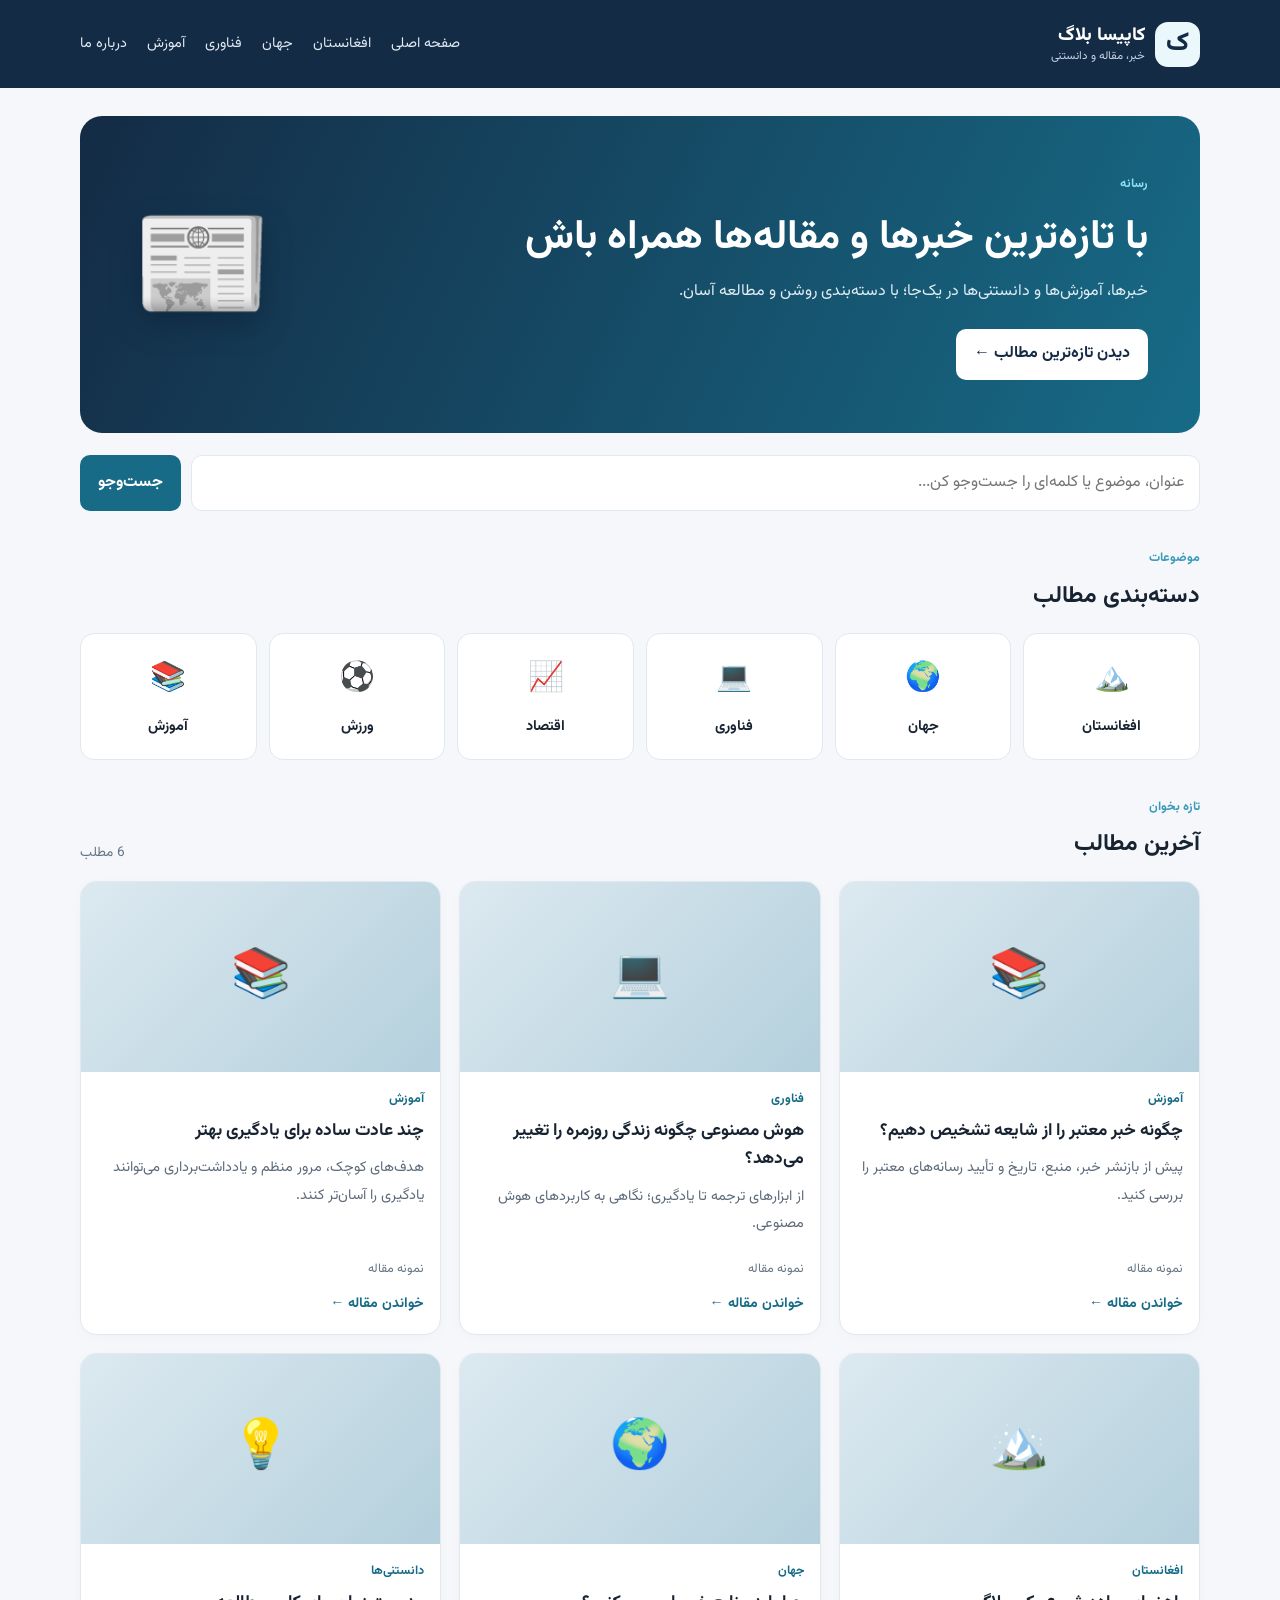
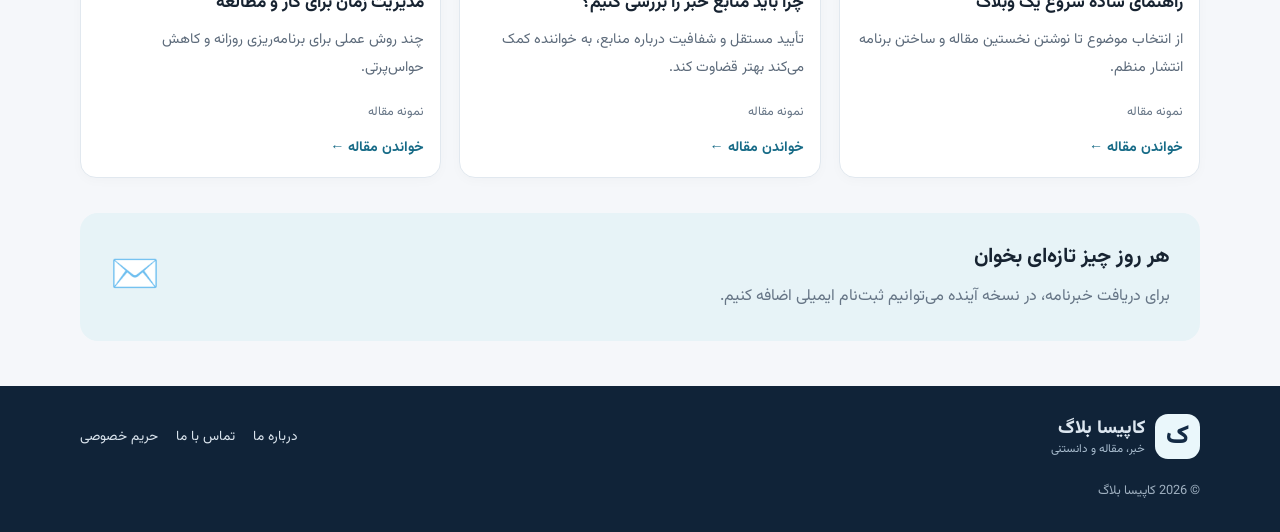
<file: index.html>
<!doctype html>
<html lang="fa" dir="rtl">
<head>
  <meta charset="utf-8">
  <meta name="viewport" content="width=device-width, initial-scale=1">
  <meta name="description" content="کاپیسا بلاگ؛ خبرها، مقاله‌ها و دانستنی‌ها به زبان دری و فارسی">
  <title>کاپیسا بلاگ | خبرها و مقاله‌های روز</title>
  <link rel="stylesheet" href="css/style.css">
  <link rel="stylesheet" href="css/responsive.css">
  <!-- آیکون سایت کاپیسا بلاگ -->
<link rel="icon" type="image/png" href="/images/favicon.png">
<link rel="apple-touch-icon" href="/images/favicon.png">
</head>
<body>
<header class="site-header">
  <div class="container header-inner">
    <a class="brand" href="index.html"><span class="brand-mark">ک</span><span>کاپیسا بلاگ<small>خبر، مقاله و دانستنی</small></span></a>
    <button class="menu-toggle" id="menuToggle" aria-label="بازکردن منو">☰</button>
    <nav id="mainNav" class="main-nav">
      <a href="index.html">صفحه اصلی</a><a href="pages/category.html?name=افغانستان">افغانستان</a>
      <a href="pages/category.html?name=جهان">جهان</a><a href="pages/category.html?name=فناوری">فناوری</a>
      <a href="pages/category.html?name=آموزش">آموزش</a><a href="pages/about.html">درباره ما</a>
    </nav>
  </div>
</header>
<main class="container">
  <section class="hero">
    <div><span class="eyebrow">رسانه</span><h1>با تازه‌ترین خبرها و مقاله‌ها همراه باش</h1>
      <p>خبرها، آموزش‌ها و دانستنی‌ها در یک‌جا؛ با دسته‌بندی روشن و مطالعه آسان.</p>
      <a class="button button-light" href="#latest">دیدن تازه‌ترین مطالب ←</a></div>
    <div class="hero-symbol" aria-hidden="true">📰</div>
  </section>
  <form class="search-bar" id="searchForm"><input id="searchInput" type="search" placeholder="عنوان، موضوع یا کلمه‌ای را جست‌وجو کن..." aria-label="جست‌وجوی مقاله"><button class="button" type="submit">جست‌وجو</button></form>
  <section class="section-block">
    <div class="section-heading"><div><span class="eyebrow">موضوعات</span><h2>دسته‌بندی مطالب</h2></div></div>
    <div class="category-grid" id="categoryGrid">
      <a class="category-tile" href="pages/category.html?name=افغانستان"><span>🏔️</span><b>افغانستان</b></a>
      <a class="category-tile" href="pages/category.html?name=جهان"><span>🌍</span><b>جهان</b></a>
      <a class="category-tile" href="pages/category.html?name=فناوری"><span>💻</span><b>فناوری</b></a>
      <a class="category-tile" href="pages/category.html?name=اقتصاد"><span>📈</span><b>اقتصاد</b></a>
      <a class="category-tile" href="pages/category.html?name=ورزش"><span>⚽</span><b>ورزش</b></a>
      <a class="category-tile" href="pages/category.html?name=آموزش"><span>📚</span><b>آموزش</b></a>
    </div>
  </section>
  <section class="section-block" id="latest">
    <div class="section-heading"><div><span class="eyebrow">تازه بخوان</span><h2 id="resultsTitle">آخرین مطالب</h2></div><span class="muted" id="resultCount"></span></div>
    <div class="article-grid" id="articleGrid"></div>
  </section>
  <section class="newsletter">
    <div><h2>هر روز چیز تازه‌ای بخوان</h2><p>برای دریافت خبرنامه، در نسخه آینده می‌توانیم ثبت‌نام ایمیلی اضافه کنیم.</p></div>
    <span class="newsletter-icon">✉️</span>
  </section>
</main>
<footer class="site-footer"><div class="container footer-inner"><a class="brand brand-footer" href="index.html"><span class="brand-mark">ک</span><span>کاپیسا بلاگ<small>خبر، مقاله و دانستنی</small></span></a><div><a href="pages/about.html">درباره ما</a><a href="pages/contact.html">تماس با ما</a><a href="pages/privacy.html">حریم خصوصی</a></div><p>© <span id="year"></span> کاپیسا بلاگ</p></div></footer>
<script src="js/articles.js"></script><script src="js/main.js"></script>
</body></html>
</file>
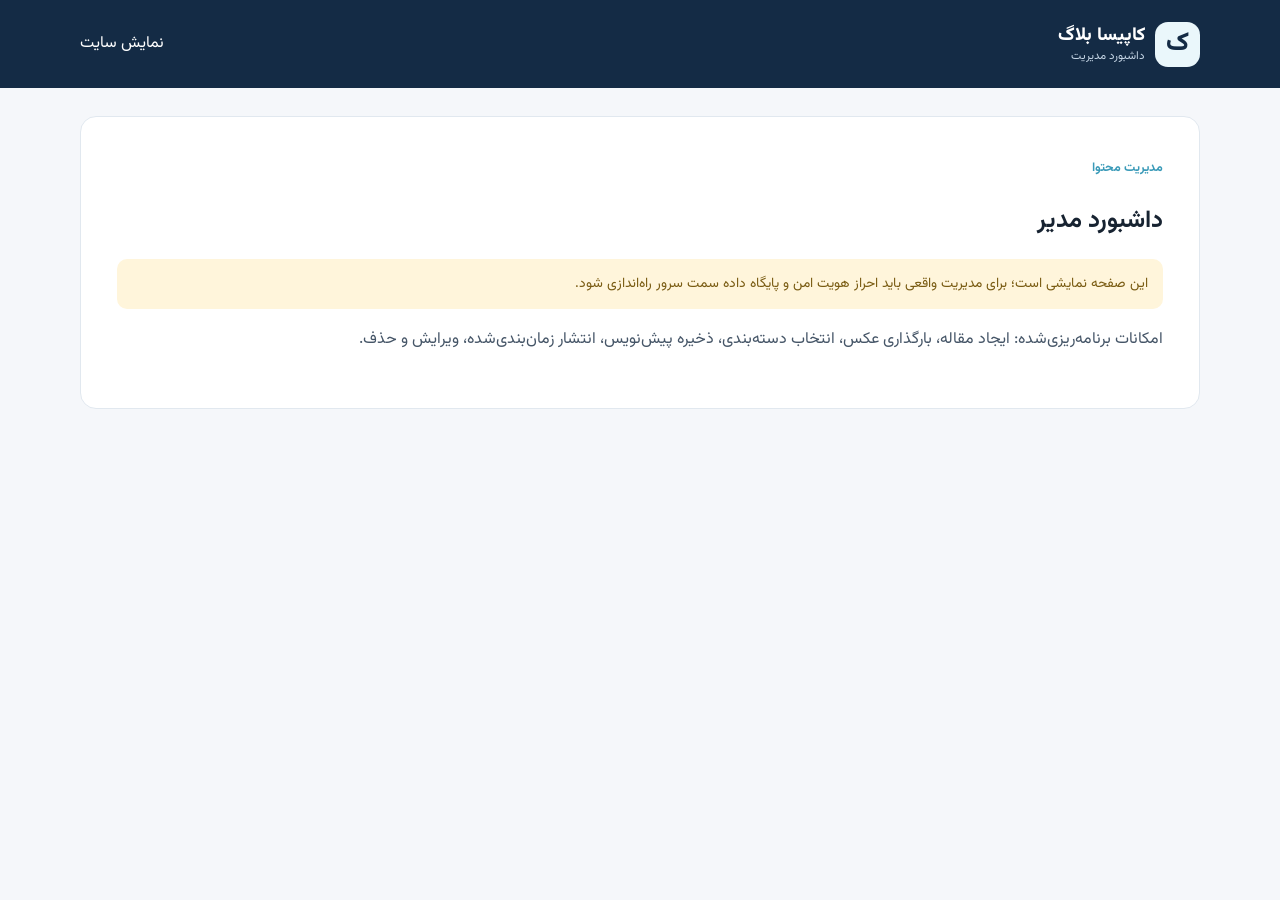
<file: admin/dashboard.html>
<!doctype html><html lang="fa" dir="rtl"><head><meta charset="utf-8"><meta name="viewport" content="width=device-width,initial-scale=1"><title>داشبورد مدیریت | کاپیسا بلاگ</title><link rel="stylesheet" href="../css/style.css"><link rel="stylesheet" href="../css/responsive.css"></head><body><header class="site-header"><div class="container header-inner"><a class="brand" href="../index.html"><span class="brand-mark">ک</span><span>کاپیسا بلاگ<small>داشبورد مدیریت</small></span></a><a href="../index.html">نمایش سایت</a></div></header><main class="container"><section class="content-panel"><span class="eyebrow">مدیریت محتوا</span><h1>داشبورد مدیر</h1><div class="notice">این صفحه نمایشی است؛ برای مدیریت واقعی باید احراز هویت امن و پایگاه داده سمت سرور راه‌اندازی شود.</div><p>امکانات برنامه‌ریزی‌شده: ایجاد مقاله، بارگذاری عکس، انتخاب دسته‌بندی، ذخیره پیش‌نویس، انتشار زمان‌بندی‌شده، ویرایش و حذف.</p></section></main></body></html>
</file>
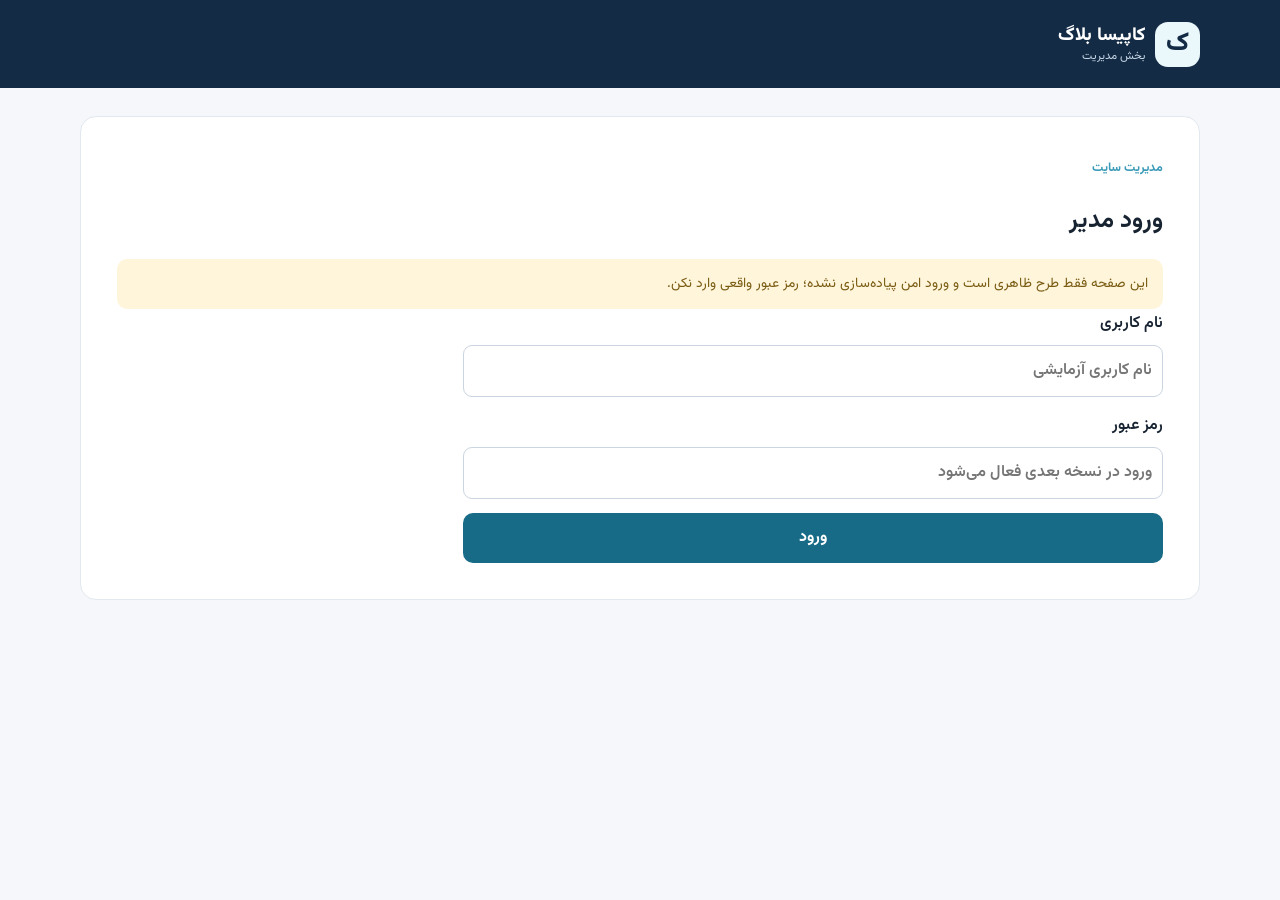
<file: admin/login.html>
<!doctype html><html lang="fa" dir="rtl"><head><meta charset="utf-8"><meta name="viewport" content="width=device-width,initial-scale=1"><title>مدیریت | کاپیسا بلاگ</title><link rel="stylesheet" href="../css/style.css"><link rel="stylesheet" href="../css/responsive.css"></head><body><header class="site-header"><div class="container header-inner"><a class="brand" href="../index.html"><span class="brand-mark">ک</span><span>کاپیسا بلاگ<small>بخش مدیریت</small></span></a></div></header><main class="container"><section class="content-panel"><span class="eyebrow">مدیریت سایت</span><h1>ورود مدیر</h1><div class="notice">این صفحه فقط طرح ظاهری است و ورود امن پیاده‌سازی نشده؛ رمز عبور واقعی وارد نکن.</div><form class="form-stack" onsubmit="event.preventDefault();alert('این نمونه هنوز به سیستم ورود امن وصل نیست.');"><label>نام کاربری<input autocomplete="off" placeholder="نام کاربری آزمایشی" disabled></label><label>رمز عبور<input type="password" placeholder="ورود در نسخه بعدی فعال می‌شود" disabled></label><button class="button" disabled>ورود</button></form></section></main></body></html>
</file>
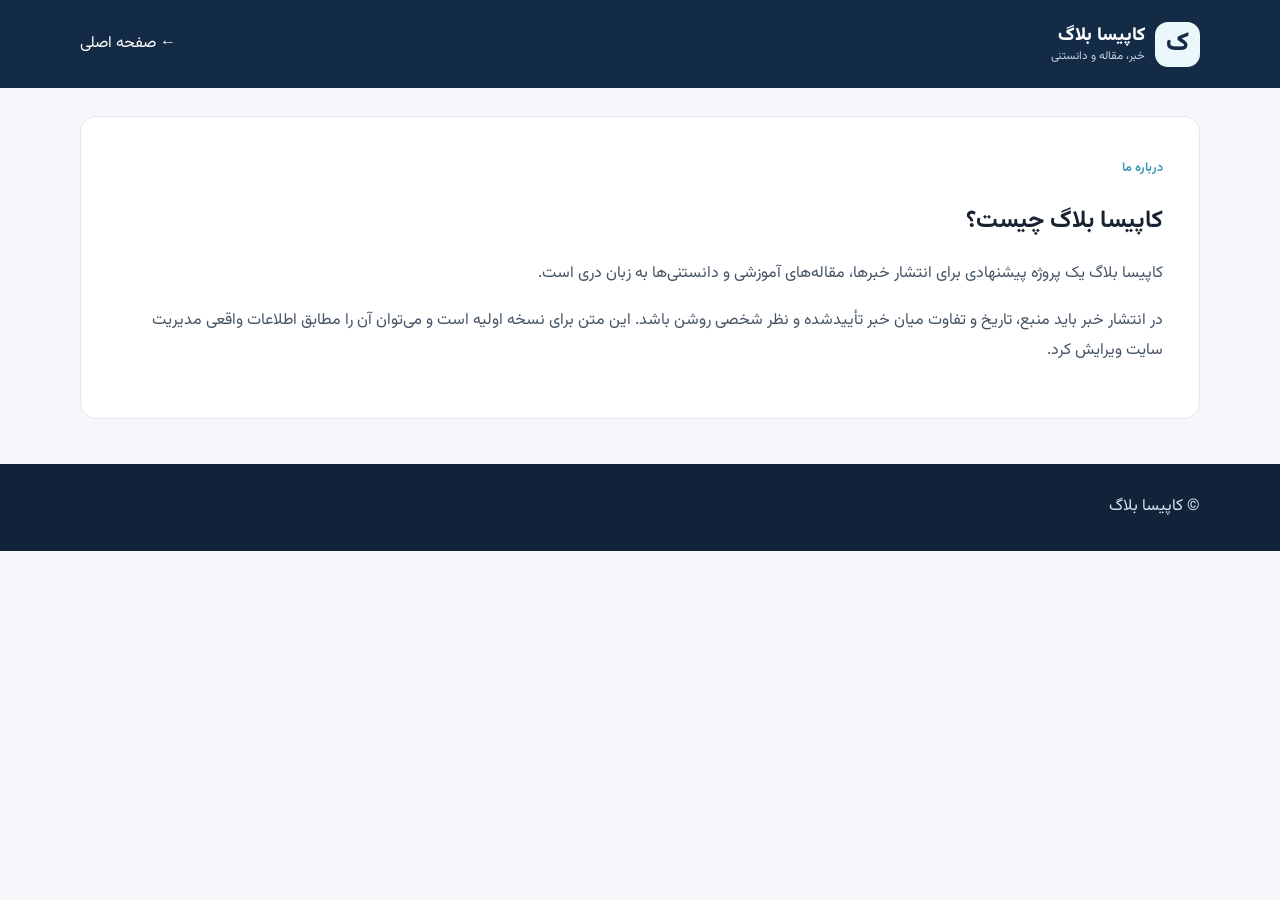
<file: pages/about.html>
<!doctype html><html lang="fa" dir="rtl"><head><meta charset="utf-8"><meta name="viewport" content="width=device-width,initial-scale=1"><title>درباره ما | کاپیسا بلاگ</title><link rel="stylesheet" href="../css/style.css"><link rel="stylesheet" href="../css/responsive.css"></head><body><header class="site-header"><div class="container header-inner"><a class="brand" href="../index.html"><span class="brand-mark">ک</span><span>کاپیسا بلاگ<small>خبر، مقاله و دانستنی</small></span></a><a href="../index.html">← صفحه اصلی</a></div></header><main class="container"><article class="content-panel"><span class="eyebrow">درباره ما</span><h1>کاپیسا بلاگ چیست؟</h1><p>کاپیسا بلاگ یک پروژه پیشنهادی برای انتشار خبرها، مقاله‌های آموزشی و دانستنی‌ها به زبان  دری  است.</p><p>در انتشار خبر باید منبع، تاریخ و تفاوت میان خبر تأییدشده و نظر شخصی روشن باشد. این متن برای نسخه اولیه است و می‌توان آن را مطابق اطلاعات واقعی مدیریت سایت ویرایش کرد.</p></article></main><footer class="site-footer"><div class="container">© کاپیسا بلاگ</div></footer></body></html>
</file>
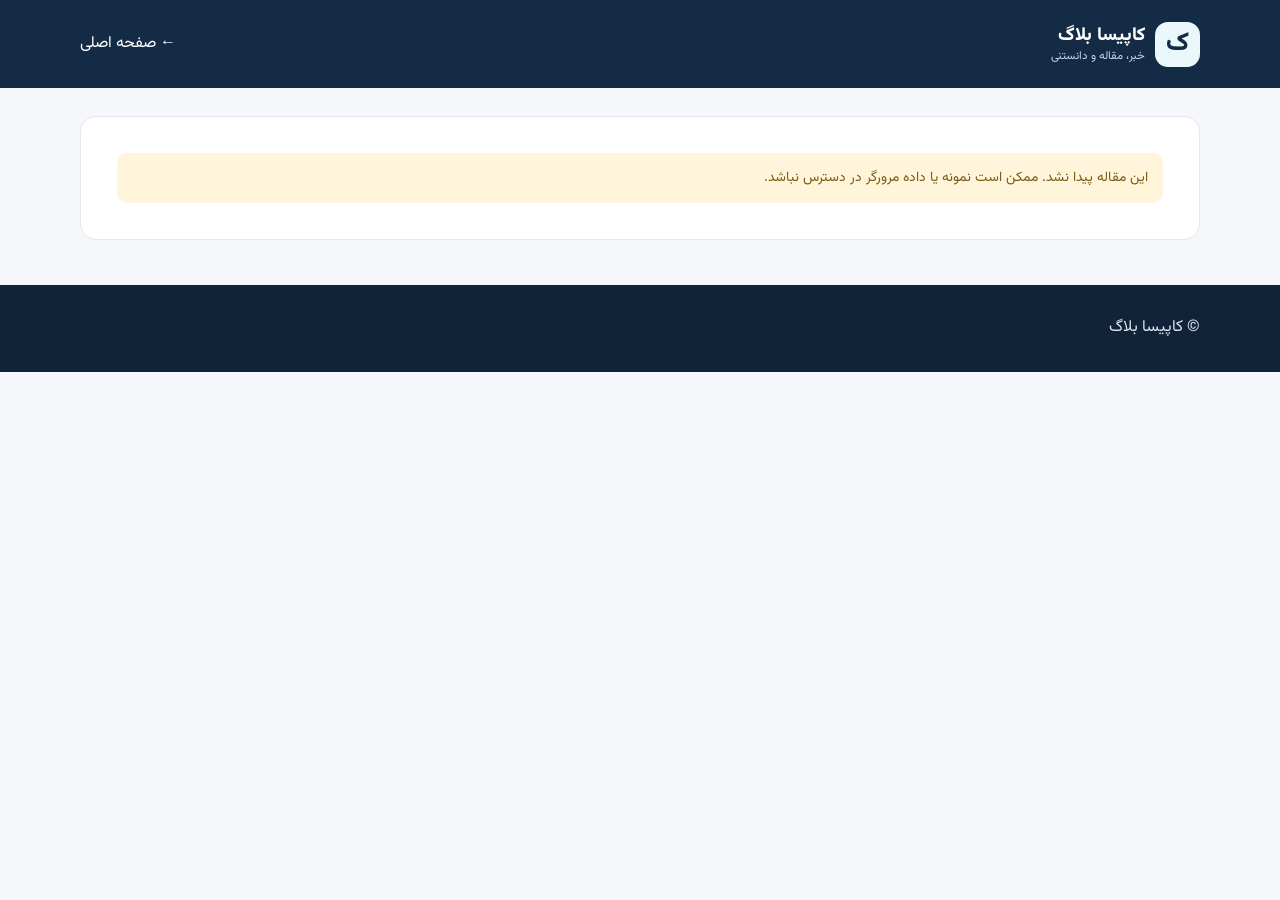
<file: pages/article.html>
<!doctype html><html lang="fa" dir="rtl"><head><meta charset="utf-8"><meta name="viewport" content="width=device-width,initial-scale=1"><title>مقاله | کاپیسا بلاگ</title><link rel="stylesheet" href="../css/style.css"><link rel="stylesheet" href="../css/responsive.css"></head><body><header class="site-header"><div class="container header-inner"><a class="brand" href="../index.html"><span class="brand-mark">ک</span><span>کاپیسا بلاگ<small>خبر، مقاله و دانستنی</small></span></a><a href="../index.html">← صفحه اصلی</a></div></header><main class="container"><article class="content-panel" id="articleContent"><p>در حال بارگذاری مقاله...</p></article></main><footer class="site-footer"><div class="container">© کاپیسا بلاگ</div></footer><script src="../js/articles.js"></script><script src="../js/main.js"></script></body></html>
</file>
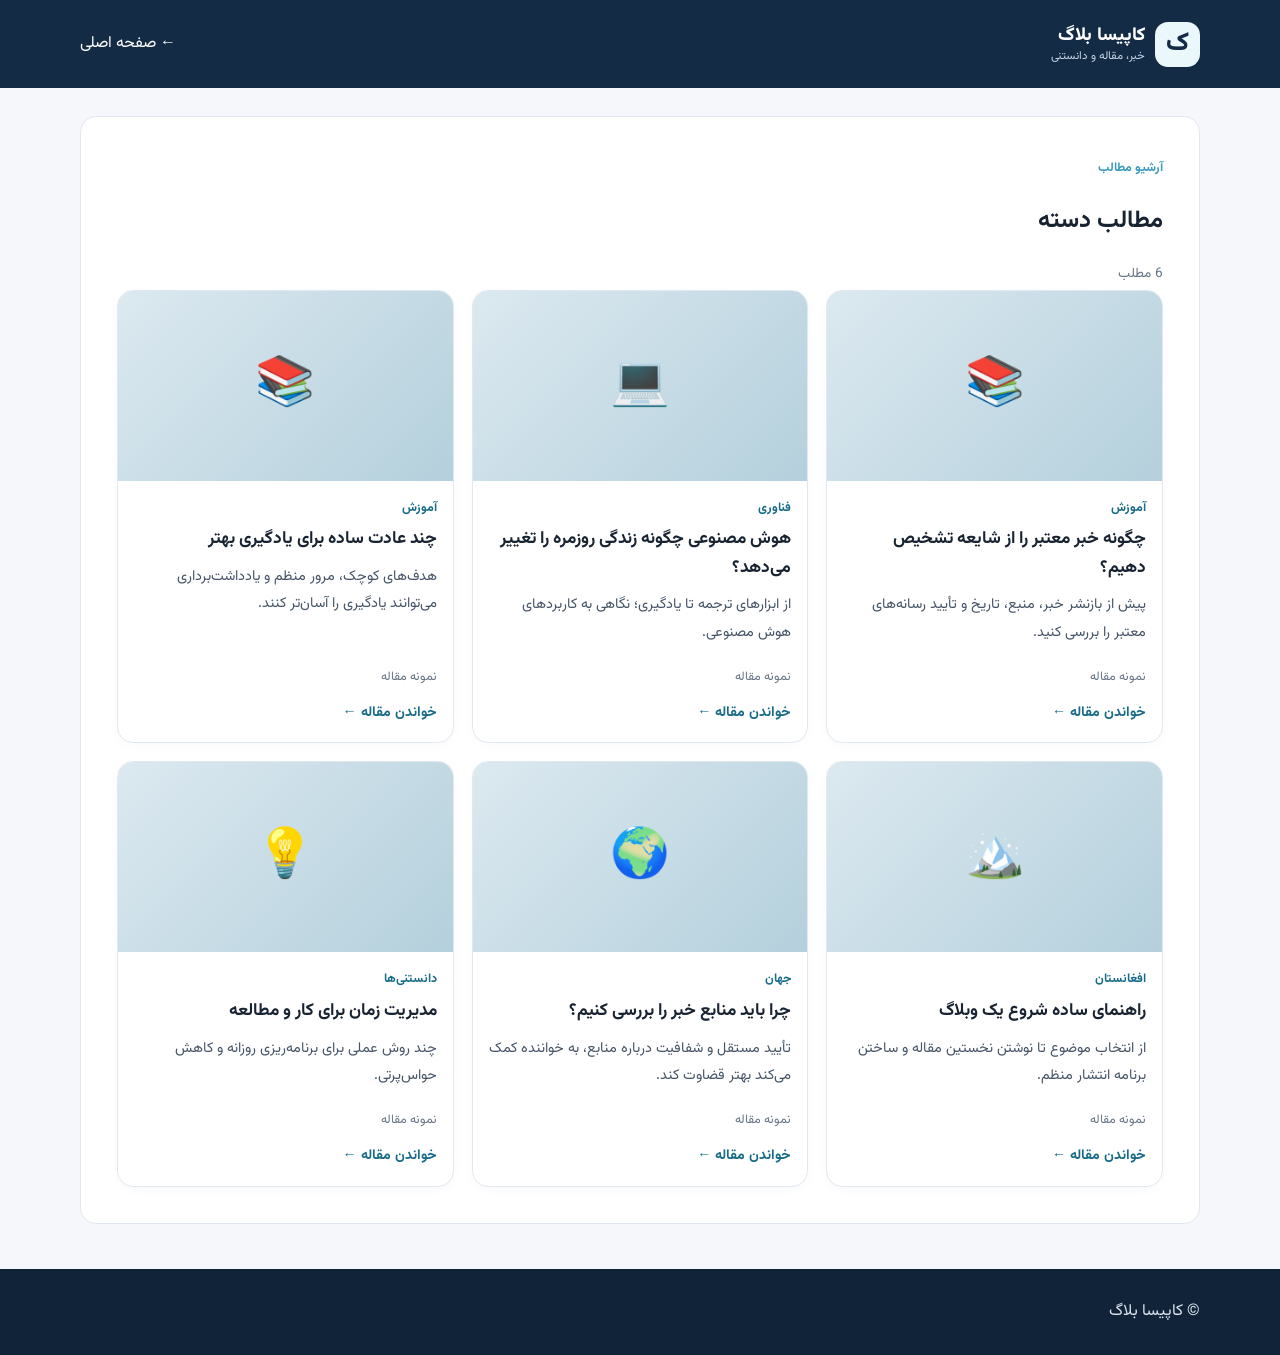
<file: pages/category.html>
<!doctype html><html lang="fa" dir="rtl"><head><meta charset="utf-8"><meta name="viewport" content="width=device-width,initial-scale=1"><title>دسته‌بندی | کاپیسا بلاگ</title><link rel="stylesheet" href="../css/style.css"><link rel="stylesheet" href="../css/responsive.css"></head><body><header class="site-header"><div class="container header-inner"><a class="brand" href="../index.html"><span class="brand-mark">ک</span><span>کاپیسا بلاگ<small>خبر، مقاله و دانستنی</small></span></a><a href="../index.html">← صفحه اصلی</a></div></header><main class="container"><section class="content-panel"><span class="eyebrow">آرشیو مطالب</span><h1 id="resultsTitle">دسته‌بندی</h1><span id="resultCount" class="muted"></span><div class="article-grid" id="categoryArticles"></div></section></main><footer class="site-footer"><div class="container">© کاپیسا بلاگ</div></footer><script src="../js/articles.js"></script><script src="../js/main.js"></script></body></html>
</file>
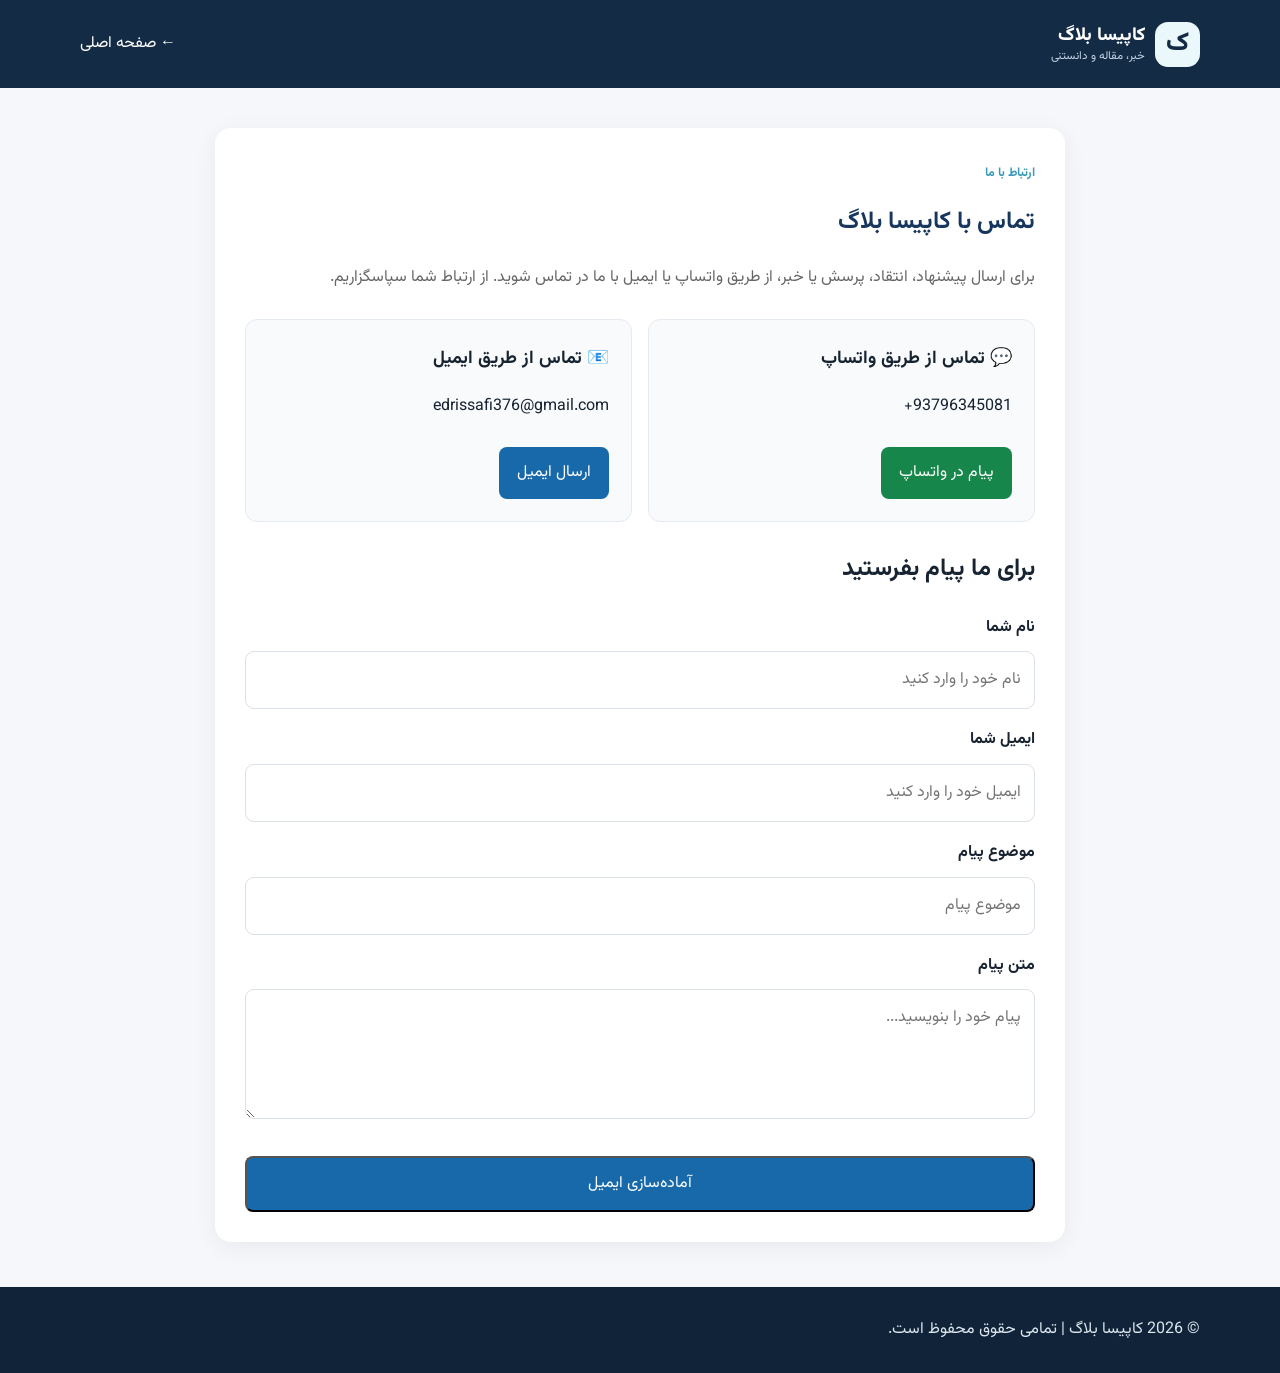
<file: pages/contact.html>
<!DOCTYPE html>
<html lang="fa" dir="rtl">
<head>
    <meta charset="UTF-8">
    <meta name="viewport" content="width=device-width, initial-scale=1.0">

    <title>تماس با ما | کاپیسا بلاگ</title>
    <meta name="description" content="تماس با تیم کاپیسا بلاگ از طریق واتساپ و ایمیل.">

    <link rel="stylesheet" href="../css/style.css">
    <link rel="stylesheet" href="../css/responsive.css">

    <style>
        .contact-page {
            max-width: 850px;
            margin: 40px auto;
        }

        .contact-card {
            background: #fff;
            padding: 30px;
            border-radius: 16px;
            box-shadow: 0 5px 25px rgba(0, 0, 0, 0.06);
        }

        .contact-card h1 {
            margin: 12px 0;
            color: #17365d;
        }

        .contact-description {
            color: #666;
            line-height: 2;
            margin-bottom: 25px;
        }

        .contact-methods {
            display: grid;
            grid-template-columns: repeat(2, minmax(0, 1fr));
            gap: 16px;
            margin: 25px 0;
        }

        .contact-method {
            padding: 22px;
            border: 1px solid #e5eaf0;
            border-radius: 12px;
            background: #f8fafc;
        }

        .contact-method h2 {
            font-size: 18px;
            margin-top: 0;
        }

        .contact-method p {
            direction: ltr;
            text-align: right;
            overflow-wrap: anywhere;
        }

        .contact-button {
            display: inline-block;
            padding: 11px 18px;
            margin-top: 8px;
            border-radius: 8px;
            background: #1769aa;
            color: #fff;
            text-decoration: none;
        }

        .whatsapp-button {
            background: #16864a;
        }

        .contact-button:hover {
            opacity: 0.88;
        }

        .contact-form {
            display: grid;
            gap: 16px;
            margin-top: 20px;
        }

        .form-group label {
            display: block;
            margin-bottom: 8px;
            font-weight: bold;
        }

        .form-group input,
        .form-group textarea {
            width: 100%;
            box-sizing: border-box;
            padding: 13px;
            border: 1px solid #d9e0e8;
            border-radius: 9px;
            font: inherit;
        }

        .form-group textarea {
            min-height: 130px;
            resize: vertical;
        }

        .form-note {
            color: #8a5700;
            background: #fff7e8;
            border-radius: 8px;
            padding: 12px;
            line-height: 1.9;
        }

        @media (max-width: 600px) {
            .contact-page {
                margin: 20px auto;
            }

            .contact-card {
                padding: 20px;
            }

            .contact-methods {
                grid-template-columns: 1fr;
            }
        }
    </style>
</head>

<body>

<header class="site-header">
    <div class="container header-inner">
        <a class="brand" href="../index.html">
            <span class="brand-mark">ک</span>
            <span>
                کاپیسا بلاگ
                <small>خبر، مقاله و دانستنی</small>
            </span>
        </a>

        <a href="../index.html">← صفحه اصلی</a>
    </div>
</header>

<main class="container">
    <section class="contact-page">
        <div class="contact-card">

            <span class="eyebrow">ارتباط با ما</span>

            <h1>تماس با کاپیسا بلاگ</h1>

            <p class="contact-description">
                برای ارسال پیشنهاد، انتقاد، پرسش یا خبر،
                از طریق واتساپ یا ایمیل با ما در تماس شوید.
                از ارتباط شما سپاسگزاریم.
            </p>

            <div class="contact-methods">

                <div class="contact-method">
                    <h2>💬 تماس از طریق واتساپ</h2>
                    <p>+93796345081</p>

                    <a
                        class="contact-button whatsapp-button"
                        href="https://wa.me/93796345081"
                        target="_blank"
                        rel="noopener noreferrer"
                    >
                        پیام در واتساپ
                    </a>
                </div>

                <div class="contact-method">
                    <h2>📧 تماس از طریق ایمیل</h2>
                    <p>edrissafi376@gmail.com</p>

                    <a
                        class="contact-button"
                        href="mailto:edrissafi376@gmail.com"
                    >
                        ارسال ایمیل
                    </a>
                </div>

            </div>

            <h2>برای ما پیام بفرستید</h2>

            <form class="contact-form" id="contactForm">

                <div class="form-group">
                    <label for="name">نام شما</label>
                    <input
                        type="text"
                        id="name"
                        name="name"
                        placeholder="نام خود را وارد کنید"
                        required
                    >
                </div>

                <div class="form-group">
                    <label for="email">ایمیل شما</label>
                    <input
                        type="email"
                        id="email"
                        name="email"
                        placeholder="ایمیل خود را وارد کنید"
                        required
                    >
                </div>

                <div class="form-group">
                    <label for="subject">موضوع پیام</label>
                    <input
                        type="text"
                        id="subject"
                        name="subject"
                        placeholder="موضوع پیام"
                        required
                    >
                </div>

                <div class="form-group">
                    <label for="message">متن پیام</label>
                    <textarea
                        id="message"
                        name="message"
                        placeholder="پیام خود را بنویسید..."
                        required
                    ></textarea>
                </div>

                <button type="submit" class="contact-button">
                    آماده‌سازی ایمیل
                </button>

            </form>

        </div>
    </section>
</main>

<footer class="site-footer">
    <div class="container">
        © <span id="year"></span> کاپیسا بلاگ | تمامی حقوق محفوظ است.
    </div>
</footer>

<script>
    document.getElementById("year").textContent =
        new Date().getFullYear();

    document.getElementById("contactForm").addEventListener(
        "submit",
        function (event) {
            event.preventDefault();

            const name = document.getElementById("name").value.trim();
            const email = document.getElementById("email").value.trim();
            const subject = document.getElementById("subject").value.trim();
            const message = document.getElementById("message").value.trim();

            const body =
                "نام: " + name + "\n" +
                "ایمیل: " + email + "\n\n" +
                "پیام:\n" + message;

            const mailto =
                "mailto:edrissafi376@gmail.com" +
                "?subject=" + encodeURIComponent(subject) +
                "&body=" + encodeURIComponent(body);

            window.location.href = mailto;
        }
    );
</script>

</body>
</html>
</file>
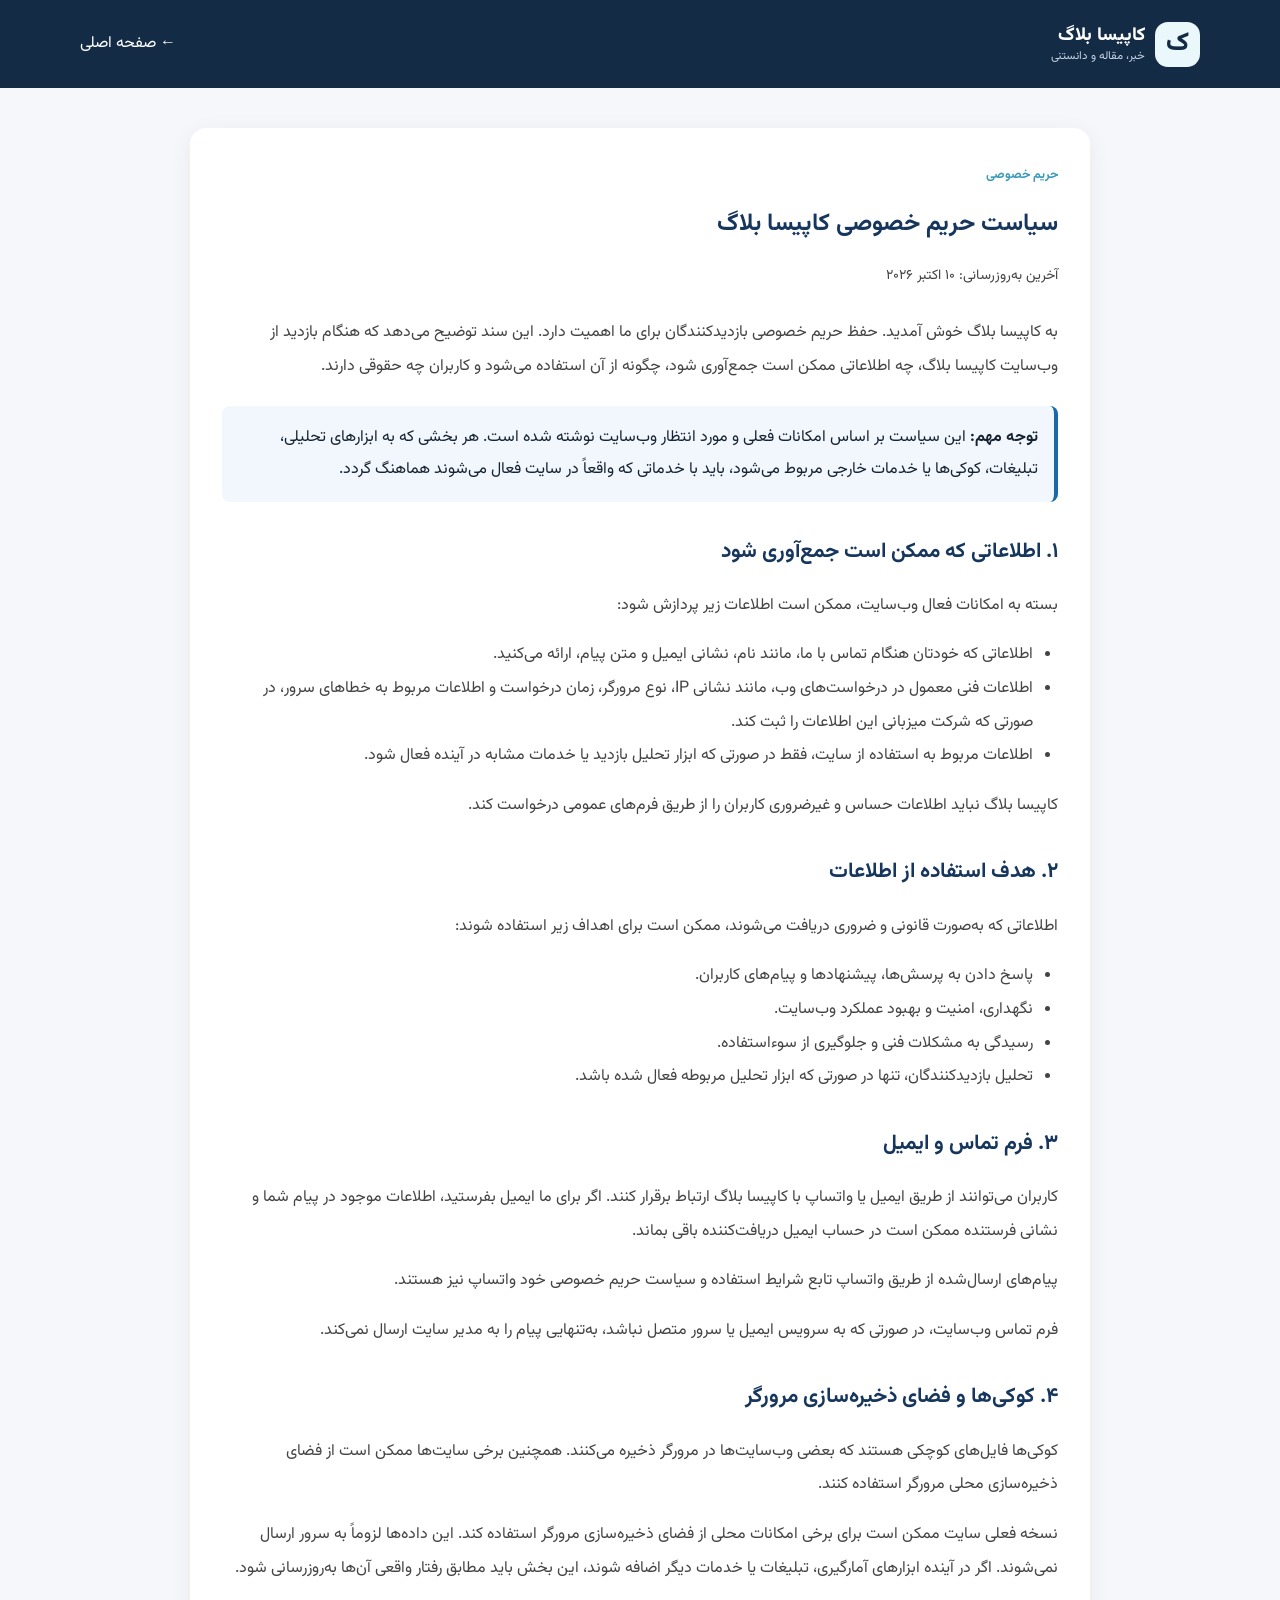
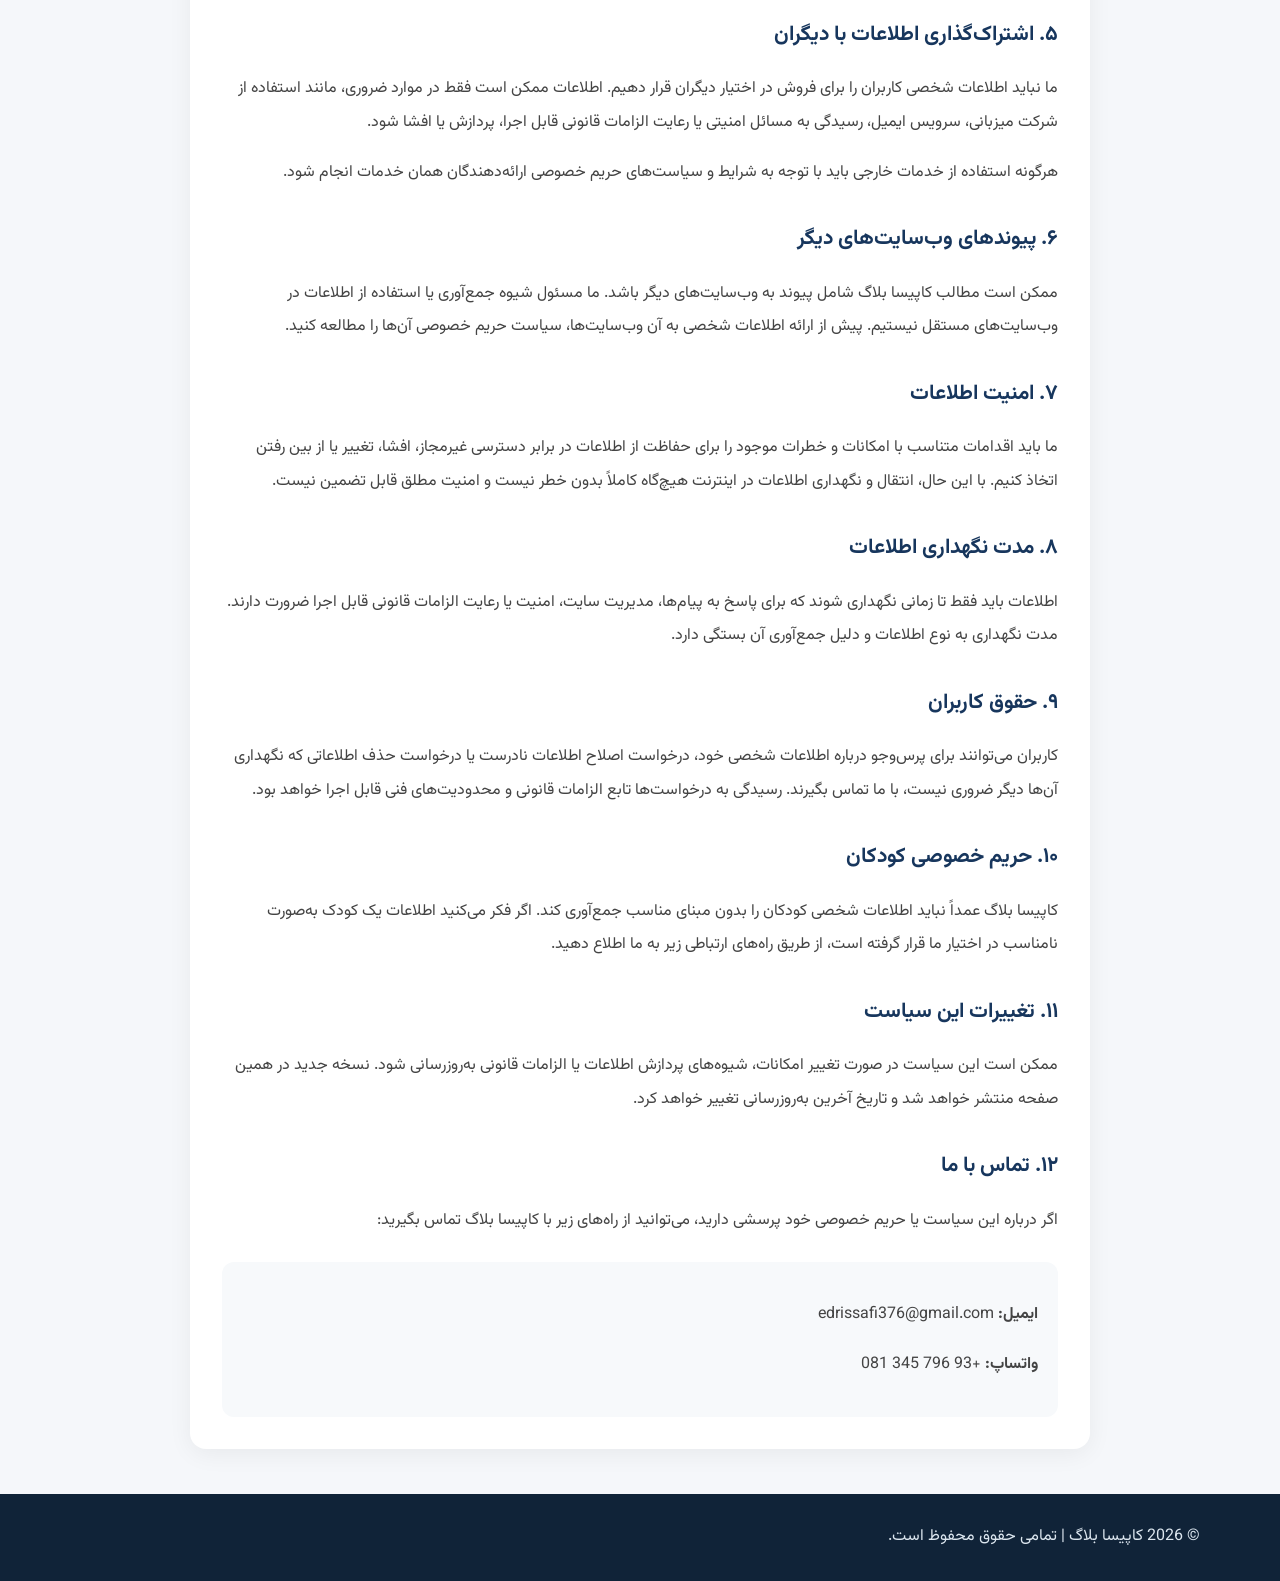
<file: pages/privacy.html>
<!DOCTYPE html>
<html lang="fa" dir="rtl">
<head>
    <meta charset="UTF-8">
    <meta name="viewport" content="width=device-width, initial-scale=1.0">

    <title>سیاست حریم خصوصی | کاپیسا بلاگ</title>

    <meta
        name="description"
        content="سیاست حریم خصوصی کاپیسا بلاگ؛ آگاهی از نحوه استفاده، نگهداری و حفاظت از اطلاعات کاربران."
    >

    <meta name="robots" content="index, follow">

    <link rel="stylesheet" href="../css/style.css">
    <link rel="stylesheet" href="../css/responsive.css">

    <style>
        .privacy-page {
            max-width: 900px;
            margin: 40px auto;
        }

        .privacy-card {
            background: #fff;
            padding: 32px;
            border-radius: 16px;
            box-shadow: 0 5px 25px rgba(0, 0, 0, 0.06);
        }

        .privacy-card h1 {
            color: #17365d;
            margin: 12px 0;
        }

        .privacy-card h2 {
            color: #17365d;
            font-size: 21px;
            margin-top: 30px;
        }

        .privacy-card p,
        .privacy-card li {
            color: #444;
            line-height: 2.1;
        }

        .privacy-card ul {
            padding-right: 25px;
        }

        .privacy-date {
            color: #777;
            font-size: 14px;
            margin-bottom: 25px;
        }

        .privacy-notice {
            background: #f2f7fd;
            border-right: 4px solid #1769aa;
            padding: 16px;
            border-radius: 8px;
            line-height: 2;
            margin: 22px 0;
        }

        .privacy-contact {
            background: #f7f9fb;
            padding: 20px;
            border-radius: 12px;
            margin-top: 25px;
        }

        .privacy-contact a {
            overflow-wrap: anywhere;
        }

        @media (max-width: 600px) {
            .privacy-page {
                margin: 20px auto;
            }

            .privacy-card {
                padding: 20px;
            }

            .privacy-card h2 {
                font-size: 19px;
            }
        }
    </style>
</head>

<body>

<header class="site-header">
    <div class="container header-inner">
        <a class="brand" href="../index.html">
            <span class="brand-mark">ک</span>
            <span>
                کاپیسا بلاگ
                <small>خبر، مقاله و دانستنی</small>
            </span>
        </a>

        <a href="../index.html">← صفحه اصلی</a>
    </div>
</header>

<main class="container">
    <article class="privacy-page">
        <div class="privacy-card">

            <span class="eyebrow">حریم خصوصی</span>

            <h1>سیاست حریم خصوصی کاپیسا بلاگ</h1>

            <p class="privacy-date">
                آخرین به‌روزرسانی: ۱۰ اکتبر ۲۰۲۶
            </p>

            <p>
                به کاپیسا بلاگ خوش آمدید. حفظ حریم خصوصی بازدیدکنندگان
                برای ما اهمیت دارد. این سند توضیح می‌دهد که هنگام بازدید
                از وب‌سایت کاپیسا بلاگ، چه اطلاعاتی ممکن است جمع‌آوری شود،
                چگونه از آن استفاده می‌شود و کاربران چه حقوقی دارند.
            </p>

            <div class="privacy-notice">
                <strong>توجه مهم:</strong>
                این سیاست بر اساس امکانات فعلی و مورد انتظار وب‌سایت نوشته
                شده است. هر بخشی که به ابزارهای تحلیلی، تبلیغات، کوکی‌ها
                یا خدمات خارجی مربوط می‌شود، باید با خدماتی که واقعاً در
                سایت فعال می‌شوند هماهنگ گردد.
            </div>

            <h2>۱. اطلاعاتی که ممکن است جمع‌آوری شود</h2>

            <p>
                بسته به امکانات فعال وب‌سایت، ممکن است اطلاعات زیر پردازش شود:
            </p>

            <ul>
                <li>
                    اطلاعاتی که خودتان هنگام تماس با ما، مانند نام،
                    نشانی ایمیل و متن پیام، ارائه می‌کنید.
                </li>
                <li>
                    اطلاعات فنی معمول در درخواست‌های وب، مانند نشانی IP،
                    نوع مرورگر، زمان درخواست و اطلاعات مربوط به خطاهای سرور،
                    در صورتی که شرکت میزبانی این اطلاعات را ثبت کند.
                </li>
                <li>
                    اطلاعات مربوط به استفاده از سایت، فقط در صورتی که ابزار
                    تحلیل بازدید یا خدمات مشابه در آینده فعال شود.
                </li>
            </ul>

            <p>
                کاپیسا بلاگ نباید اطلاعات حساس و غیرضروری کاربران را از
                طریق فرم‌های عمومی درخواست کند.
            </p>

            <h2>۲. هدف استفاده از اطلاعات</h2>

            <p>
                اطلاعاتی که به‌صورت قانونی و ضروری دریافت می‌شوند، ممکن است
                برای اهداف زیر استفاده شوند:
            </p>

            <ul>
                <li>پاسخ دادن به پرسش‌ها، پیشنهادها و پیام‌های کاربران.</li>
                <li>نگهداری، امنیت و بهبود عملکرد وب‌سایت.</li>
                <li>رسیدگی به مشکلات فنی و جلوگیری از سوءاستفاده.</li>
                <li>
                    تحلیل بازدیدکنندگان، تنها در صورتی که ابزار تحلیل
                    مربوطه فعال شده باشد.
                </li>
            </ul>

            <h2>۳. فرم تماس و ایمیل</h2>

            <p>
                کاربران می‌توانند از طریق ایمیل یا واتساپ با کاپیسا بلاگ
                ارتباط برقرار کنند. اگر برای ما ایمیل بفرستید، اطلاعات
                موجود در پیام شما و نشانی فرستنده ممکن است در حساب ایمیل
                دریافت‌کننده باقی بماند.
            </p>

            <p>
                پیام‌های ارسال‌شده از طریق واتساپ تابع شرایط استفاده و
                سیاست حریم خصوصی خود واتساپ نیز هستند.
            </p>

            <p>
                فرم تماس وب‌سایت، در صورتی که به سرویس ایمیل یا سرور متصل
                نباشد، به‌تنهایی پیام را به مدیر سایت ارسال نمی‌کند.
            </p>

            <h2>۴. کوکی‌ها و فضای ذخیره‌سازی مرورگر</h2>

            <p>
                کوکی‌ها فایل‌های کوچکی هستند که بعضی وب‌سایت‌ها در مرورگر
                ذخیره می‌کنند. همچنین برخی سایت‌ها ممکن است از فضای ذخیره‌سازی
                محلی مرورگر استفاده کنند.
            </p>

            <p>
                نسخه فعلی سایت ممکن است برای برخی امکانات محلی از فضای
                ذخیره‌سازی مرورگر استفاده کند. این داده‌ها لزوماً به سرور
                ارسال نمی‌شوند. اگر در آینده ابزارهای آمارگیری، تبلیغات
                یا خدمات دیگر اضافه شوند، این بخش باید مطابق رفتار واقعی
                آن‌ها به‌روزرسانی شود.
            </p>

            <h2>۵. اشتراک‌گذاری اطلاعات با دیگران</h2>

            <p>
                ما نباید اطلاعات شخصی کاربران را برای فروش در اختیار دیگران
                قرار دهیم. اطلاعات ممکن است فقط در موارد ضروری، مانند
                استفاده از شرکت میزبانی، سرویس ایمیل، رسیدگی به مسائل امنیتی
                یا رعایت الزامات قانونی قابل اجرا، پردازش یا افشا شود.
            </p>

            <p>
                هرگونه استفاده از خدمات خارجی باید با توجه به شرایط و
                سیاست‌های حریم خصوصی ارائه‌دهندگان همان خدمات انجام شود.
            </p>

            <h2>۶. پیوندهای وب‌سایت‌های دیگر</h2>

            <p>
                ممکن است مطالب کاپیسا بلاگ شامل پیوند به وب‌سایت‌های دیگر
                باشد. ما مسئول شیوه جمع‌آوری یا استفاده از اطلاعات در
                وب‌سایت‌های مستقل نیستیم. پیش از ارائه اطلاعات شخصی به
                آن وب‌سایت‌ها، سیاست حریم خصوصی آن‌ها را مطالعه کنید.
            </p>

            <h2>۷. امنیت اطلاعات</h2>

            <p>
                ما باید اقدامات متناسب با امکانات و خطرات موجود را برای
                حفاظت از اطلاعات در برابر دسترسی غیرمجاز، افشا، تغییر یا
                از بین رفتن اتخاذ کنیم. با این حال، انتقال و نگهداری
                اطلاعات در اینترنت هیچ‌گاه کاملاً بدون خطر نیست و امنیت
                مطلق قابل تضمین نیست.
            </p>

            <h2>۸. مدت نگهداری اطلاعات</h2>

            <p>
                اطلاعات باید فقط تا زمانی نگهداری شوند که برای پاسخ به
                پیام‌ها، مدیریت سایت، امنیت یا رعایت الزامات قانونی
                قابل اجرا ضرورت دارند. مدت نگهداری به نوع اطلاعات و
                دلیل جمع‌آوری آن بستگی دارد.
            </p>

            <h2>۹. حقوق کاربران</h2>

            <p>
                کاربران می‌توانند برای پرس‌وجو درباره اطلاعات شخصی خود،
                درخواست اصلاح اطلاعات نادرست یا درخواست حذف اطلاعاتی که
                نگهداری آن‌ها دیگر ضروری نیست، با ما تماس بگیرند.
                رسیدگی به درخواست‌ها تابع الزامات قانونی و محدودیت‌های
                فنی قابل اجرا خواهد بود.
            </p>

            <h2>۱۰. حریم خصوصی کودکان</h2>

            <p>
                کاپیسا بلاگ عمداً نباید اطلاعات شخصی کودکان را بدون مبنای
                مناسب جمع‌آوری کند. اگر فکر می‌کنید اطلاعات یک کودک
                به‌صورت نامناسب در اختیار ما قرار گرفته است، از طریق
                راه‌های ارتباطی زیر به ما اطلاع دهید.
            </p>

            <h2>۱۱. تغییرات این سیاست</h2>

            <p>
                ممکن است این سیاست در صورت تغییر امکانات، شیوه‌های پردازش
                اطلاعات یا الزامات قانونی به‌روزرسانی شود. نسخه جدید در
                همین صفحه منتشر خواهد شد و تاریخ آخرین به‌روزرسانی تغییر
                خواهد کرد.
            </p>

            <h2>۱۲. تماس با ما</h2>

            <p>
                اگر درباره این سیاست یا حریم خصوصی خود پرسشی دارید،
                می‌توانید از راه‌های زیر با کاپیسا بلاگ تماس بگیرید:
            </p>

            <div class="privacy-contact">
                <p>
                    <strong>ایمیل:</strong>
                    <a href="mailto:edrissafi376@gmail.com">
                        edrissafi376@gmail.com
                    </a>
                </p>

                <p>
                    <strong>واتساپ:</strong>
                    <a
                        href="https://wa.me/93796345081"
                        target="_blank"
                        rel="noopener noreferrer"
                    >
                        +93 796 345 081
                    </a>
                </p>
            </div>

        </div>
    </article>
</main>

<footer class="site-footer">
    <div class="container">
        © <span id="year"></span> کاپیسا بلاگ | تمامی حقوق محفوظ است.
    </div>
</footer>

<script>
    document.getElementById("year").textContent =
        new Date().getFullYear();
</script>

</body>
</html>
</file>
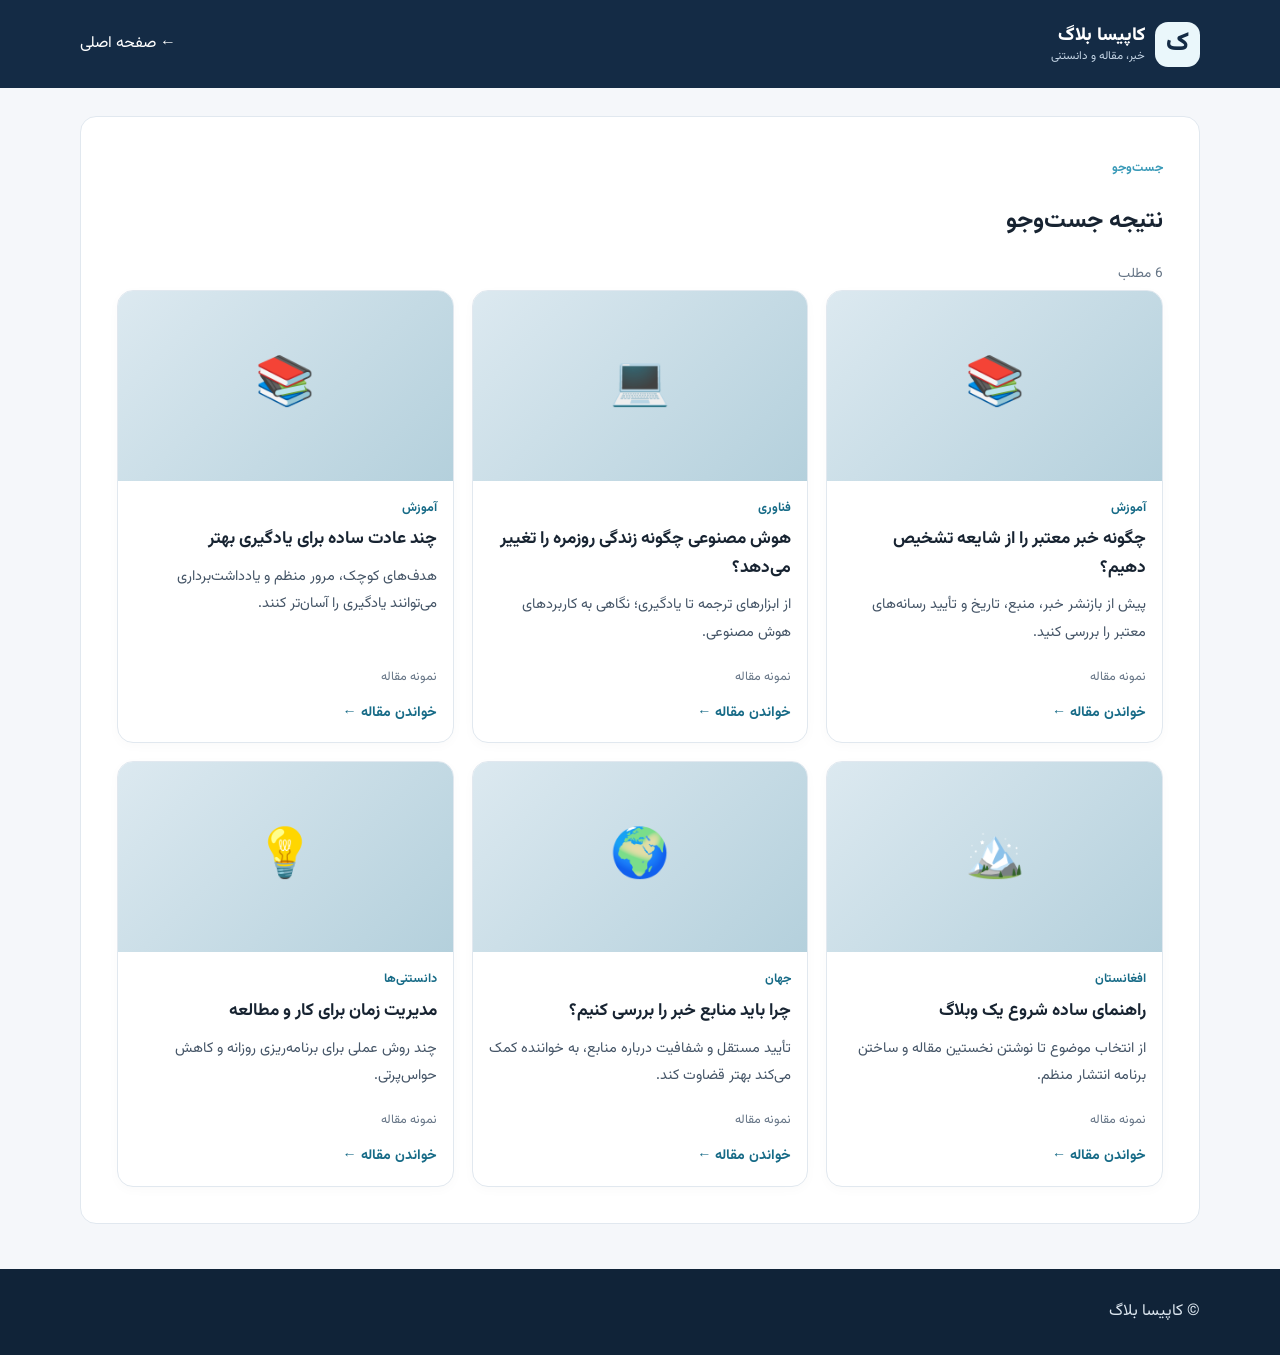
<file: pages/search.html>
<!doctype html><html lang="fa" dir="rtl"><head><meta charset="utf-8"><meta name="viewport" content="width=device-width,initial-scale=1"><title>جست‌وجو | کاپیسا بلاگ</title><link rel="stylesheet" href="../css/style.css"><link rel="stylesheet" href="../css/responsive.css"></head><body><header class="site-header"><div class="container header-inner"><a class="brand" href="../index.html"><span class="brand-mark">ک</span><span>کاپیسا بلاگ<small>خبر، مقاله و دانستنی</small></span></a><a href="../index.html">← صفحه اصلی</a></div></header><main class="container"><section class="content-panel"><span class="eyebrow">جست‌وجو</span><h1 id="resultsTitle">نتیجه جست‌وجو</h1><span id="resultCount" class="muted"></span><div class="article-grid" id="searchResults"></div></section></main><footer class="site-footer"><div class="container">© کاپیسا بلاگ</div></footer><script src="../js/articles.js"></script><script src="../js/main.js"></script></body></html>
</file>
<file: css/style.css>
@import url('https://fonts.googleapis.com/css2?family=Vazirmatn:wght@400;500;600;700;800&display=swap');
:root{--navy:#142b45;--blue:#176b87;--blue2:#2585a4;--ink:#172331;--muted:#667586;--paper:#f5f7fa;--line:#e1e8ef;--white:#fff;--shadow:0 10px 30px rgba(20,43,69,.07)}
*{box-sizing:border-box}html{scroll-behavior:smooth}body{margin:0;background:var(--paper);color:var(--ink);font-family:"Vazirmatn",Tahoma,sans-serif;line-height:1.9}a{color:inherit;text-decoration:none}button,input,textarea,select{font:inherit}button,a{ -webkit-tap-highlight-color:transparent}.container{width:min(1120px,calc(100% - 36px));margin-inline:auto}.site-header{background:var(--navy);color:white}.header-inner{min-height:88px;display:flex;align-items:center;justify-content:space-between;gap:24px}.brand{display:flex;align-items:center;gap:10px;font-weight:800;font-size:1.15rem;line-height:1.35}.brand small{display:block;font-size:.72rem;color:#c5d5e5;font-weight:400}.brand-mark{display:grid;place-items:center;width:45px;height:45px;border-radius:13px;background:#eaf7fb;color:var(--navy);font-size:1.6rem}.main-nav{display:flex;align-items:center;gap:20px;font-size:.9rem}.main-nav a{color:#e1eaf2}.main-nav a:hover{color:#80d5ee}.menu-toggle{display:none;background:transparent;color:white;border:1px solid #5b7185;border-radius:8px;padding:5px 10px}.hero{margin-top:28px;border-radius:22px;padding:clamp(24px,5vw,52px);background:linear-gradient(115deg,#142b45,#176b87);color:white;display:flex;justify-content:space-between;align-items:center;gap:22px;overflow:hidden}.hero h1{font-size:clamp(1.65rem,4vw,2.55rem);line-height:1.5;margin:8px 0}.hero p{max-width:620px;color:#e0edf5;margin:0 0 22px}.eyebrow{font-size:.78rem;font-weight:700;color:#3a9ab8}.hero .eyebrow{color:#8de0f3}.hero-symbol{font-size:clamp(4rem,10vw,7rem);filter:drop-shadow(0 12px 15px #081a2b66)}.button{display:inline-flex;align-items:center;justify-content:center;border:0;border-radius:10px;background:var(--blue);color:white;padding:10px 18px;font-weight:700;cursor:pointer}.button:hover{background:#10566e}.button-light{background:white;color:var(--navy)}.button-light:hover{background:#e9f5f8}.search-bar{display:flex;gap:10px;margin:22px 0}.search-bar input{flex:1;min-width:0;border:1px solid var(--line);border-radius:11px;padding:12px 15px;background:white;outline-color:var(--blue)}.section-block{margin:32px 0}.section-heading{display:flex;justify-content:space-between;align-items:end;margin-bottom:15px}.section-heading h2{font-size:1.45rem;margin:0}.muted{color:var(--muted);font-size:.85rem}.category-grid{display:grid;grid-template-columns:repeat(6,minmax(0,1fr));gap:12px}.category-tile{display:flex;flex-direction:column;align-items:center;gap:7px;background:white;border:1px solid var(--line);border-radius:14px;padding:18px 8px;transition:.2s}.category-tile:hover{transform:translateY(-3px);box-shadow:var(--shadow);border-color:#9ac8d7}.category-tile span{font-size:1.8rem}.category-tile b{font-size:.9rem}.article-grid{display:grid;grid-template-columns:repeat(3,minmax(0,1fr));gap:18px}.article-card{background:white;border:1px solid var(--line);border-radius:16px;overflow:hidden;display:flex;flex-direction:column;box-shadow:0 3px 12px #15283d06;transition:.2s}.article-card:hover{transform:translateY(-3px);box-shadow:var(--shadow)}.article-image{width:100%;height:190px;object-fit:cover;background:#dce8ef;display:block}.image-placeholder{height:190px;display:grid;place-items:center;background:linear-gradient(135deg,#dce9f0,#b4d0dc);font-size:3rem}.article-card-body{padding:16px;display:flex;flex-direction:column;flex:1}.tag{color:var(--blue);font-weight:700;font-size:.78rem}.article-card h3{font-size:1.08rem;line-height:1.65;margin:5px 0}.article-card p{color:#5d6b7b;font-size:.9rem;margin:4px 0 12px}.article-meta{color:var(--muted);font-size:.78rem;margin-top:auto;padding-top:8px}.read-more{margin-top:10px;color:var(--blue);font-weight:700;font-size:.88rem}.empty-state{background:white;border:1px dashed #cbd5e1;border-radius:14px;padding:28px;text-align:center;color:var(--muted);grid-column:1/-1}.newsletter{display:flex;align-items:center;justify-content:space-between;gap:20px;padding:25px 30px;border-radius:18px;background:#e7f3f7;margin:35px 0}.newsletter h2{margin:0;font-size:1.3rem}.newsletter p{margin:4px 0;color:var(--muted)}.newsletter-icon{font-size:2.5rem}.site-footer{margin-top:45px;background:#102338;color:#dce6ef;padding:28px 0}.footer-inner{display:flex;align-items:center;justify-content:space-between;gap:20px;flex-wrap:wrap}.footer-inner>div{display:flex;gap:18px;flex-wrap:wrap;font-size:.85rem}.footer-inner p{width:100%;margin:0;color:#9fb0c0;font-size:.8rem}.brand-footer small{color:#a9bdcf}
.content-panel{background:white;border:1px solid var(--line);border-radius:16px;padding:clamp(20px,4vw,36px);margin:28px 0}.content-panel h1{line-height:1.5}.content-panel p{color:#455567}.content-hero{width:100%;max-height:440px;object-fit:cover;border-radius:14px;background:#e4edf2}.article-body{white-space:pre-wrap;line-height:2.2}.form-stack{display:grid;gap:14px;max-width:700px}.form-stack label{display:grid;gap:5px;font-weight:600}.form-stack input,.form-stack textarea,.form-stack select{width:100%;border:1px solid #cbd5e1;border-radius:9px;padding:10px;background:white}.form-stack textarea{min-height:130px}.notice{padding:12px 15px;border-radius:10px;background:#fff5db;color:#795b12;font-size:.86rem}
</file>
<file: css/responsive.css>
@media(max-width:850px){.main-nav{gap:12px;font-size:.82rem}.category-grid{grid-template-columns:repeat(3,minmax(0,1fr))}.article-grid{grid-template-columns:repeat(2,minmax(0,1fr))}.article-image,.image-placeholder{height:170px}}
@media(max-width:620px){.container{width:min(100% - 26px,1120px)}.header-inner{min-height:76px;flex-wrap:wrap;padding-block:12px}.menu-toggle{display:block}.main-nav{display:none;width:100%;padding:5px 0 12px;flex-direction:column;align-items:stretch;gap:0}.main-nav.open{display:flex}.main-nav a{padding:8px 0;border-top:1px solid #ffffff20}.hero{margin-top:18px;border-radius:16px;padding:23px}.hero-symbol{font-size:3.5rem}.search-bar{gap:6px}.search-bar .button{padding-inline:12px}.category-grid{grid-template-columns:repeat(3,minmax(0,1fr));gap:8px}.category-tile{padding:12px 5px}.category-tile span{font-size:1.5rem}.category-tile b{font-size:.8rem}.article-grid{grid-template-columns:1fr}.article-image,.image-placeholder{height:210px}.newsletter{padding:20px}.footer-inner{align-items:flex-start;flex-direction:column}.footer-inner p{margin-top:5px}}
</file>
